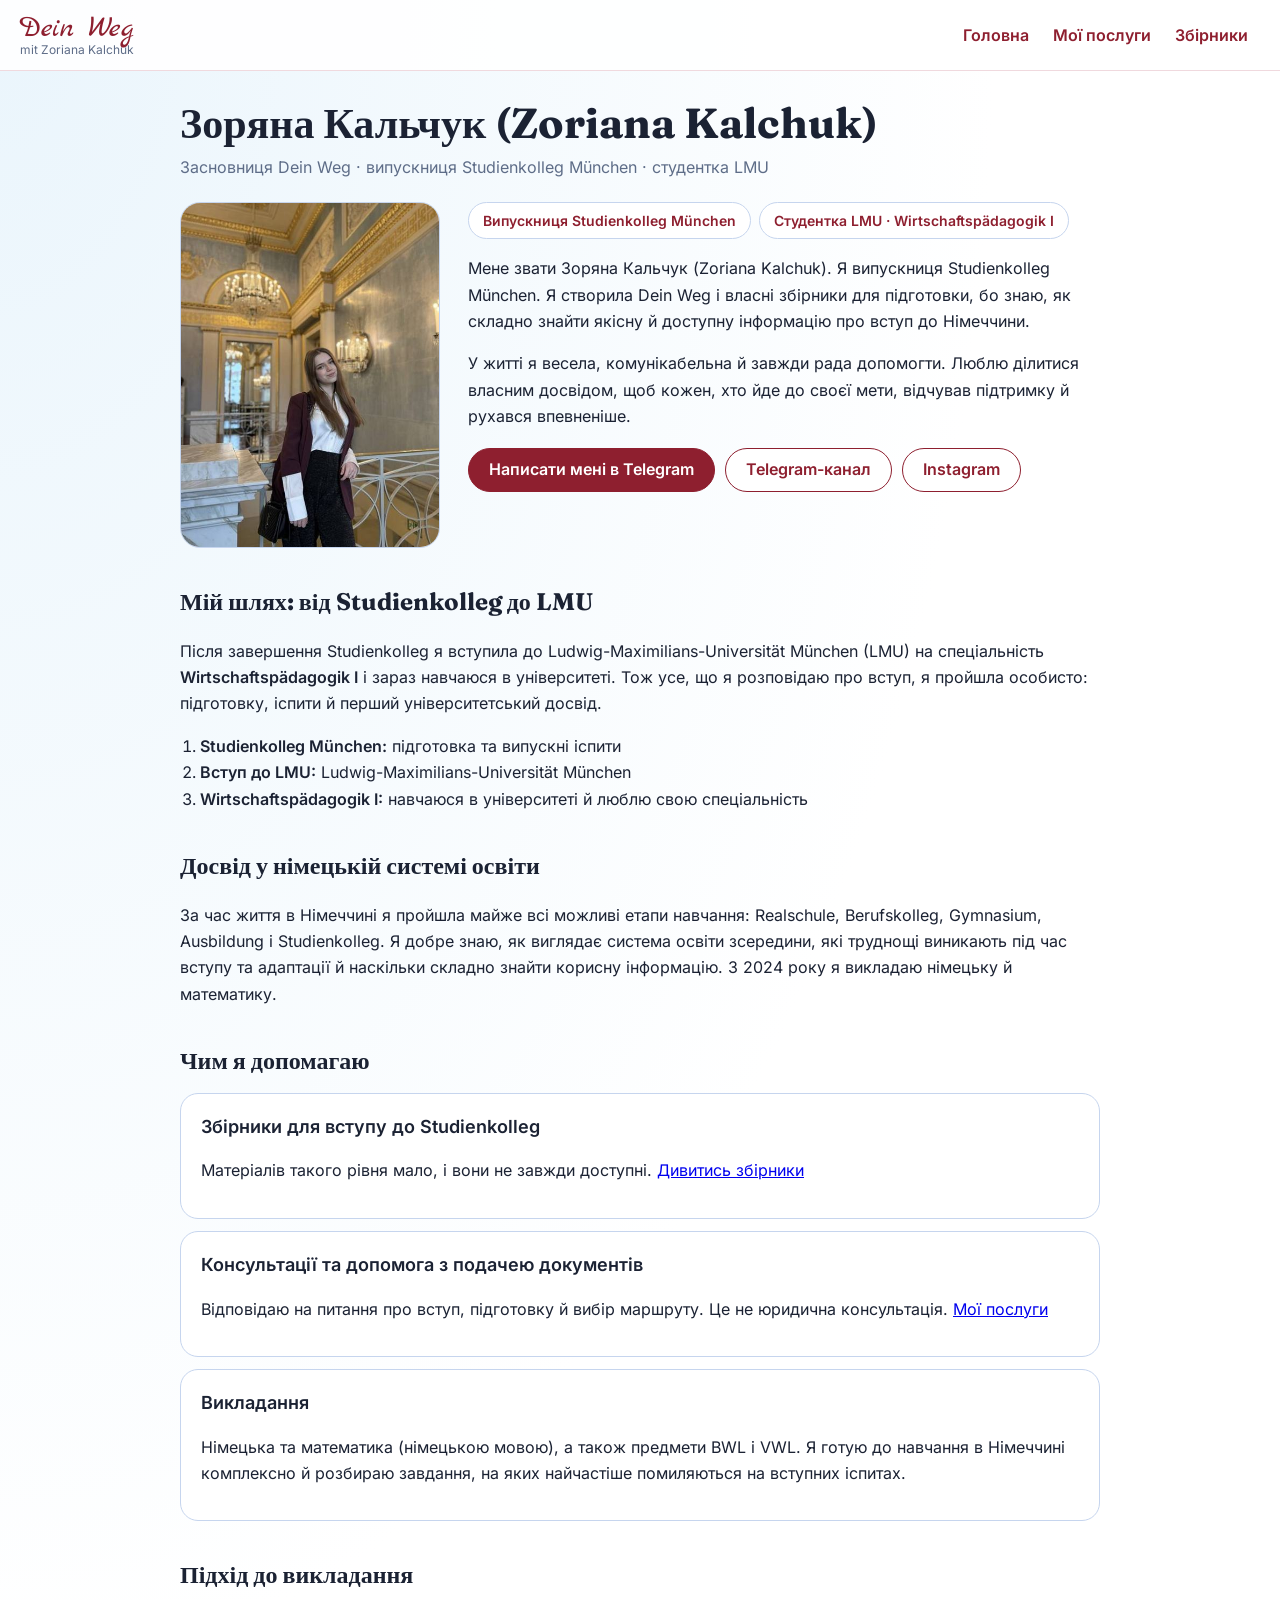
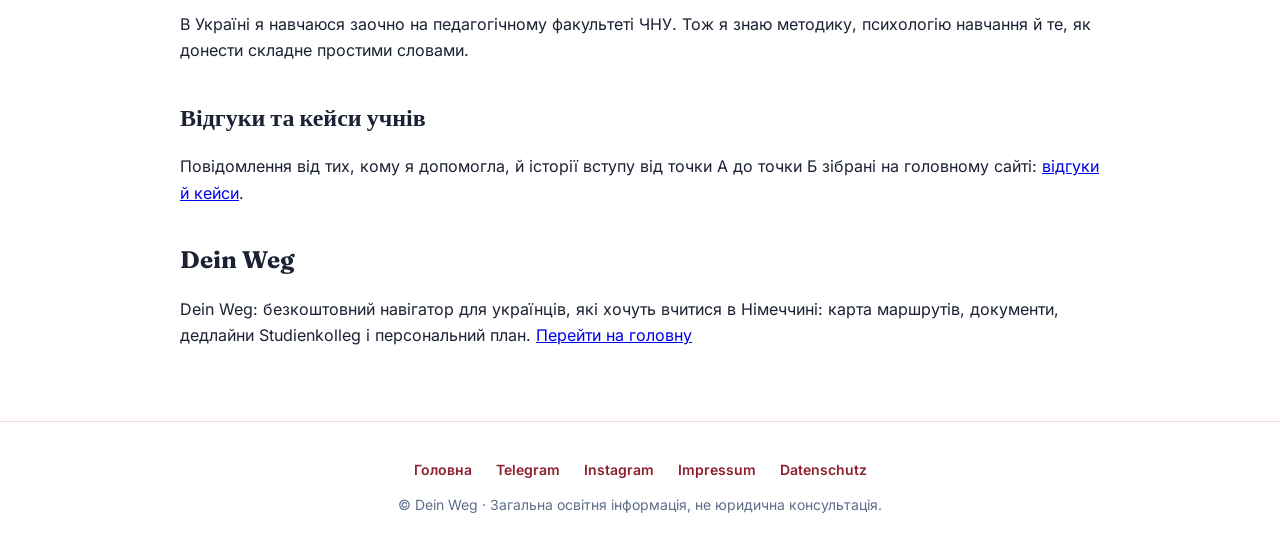
<file: zoriana-kalchuk/index.html>
<!doctype html>
<html lang="uk">
<head>
<meta charset="utf-8">
<meta name="viewport" content="width=device-width,initial-scale=1">
<title>Зоряна Кальчук (Zoriana Kalchuk): засновниця Dein Weg, випускниця Studienkolleg München</title>
<meta name="description" content="Зоряна Кальчук (Zoriana Kalchuk): випускниця Studienkolleg München, студентка LMU, авторка збірників для вступу до Studienkolleg і засновниця Dein Weg. Консультації та допомога з вступом до Німеччини.">
<meta name="theme-color" content="#8e1f2f">
<link rel="canonical" href="https://studienkolleg-mit-zoriana.com/zoriana-kalchuk/">
<meta property="og:type" content="profile">
<meta property="og:locale" content="uk_UA">
<meta property="og:site_name" content="Dein Weg">
<meta property="og:title" content="Зоряна Кальчук (Zoriana Kalchuk): засновниця Dein Weg, випускниця Studienkolleg München">
<meta property="og:description" content="Зоряна Кальчук (Zoriana Kalchuk): випускниця Studienkolleg München, студентка LMU, авторка збірників для вступу до Studienkolleg і засновниця Dein Weg. Консультації та допомога з вступом до Німеччини.">
<meta property="og:url" content="https://studienkolleg-mit-zoriana.com/zoriana-kalchuk/">
<meta property="og:image" content="https://studienkolleg-mit-zoriana.com/zoriana-kalchuk/zoriana.jpg">
<meta name="twitter:card" content="summary_large_image">
<link rel="icon" href="data:image/svg+xml,%3Csvg xmlns='http://www.w3.org/2000/svg' viewBox='0 0 64 64'%3E%3Crect width='64' height='64' rx='14' fill='%238e1f2f'/%3E%3Cpath d='M32 10l5 17 17 5-17 5-5 17-5-17-17-5 17-5z' fill='%23fff'/%3E%3C/svg%3E">
<script type="application/ld+json">{"@context": "https://schema.org", "@type": "Person", "@id": "https://studienkolleg-mit-zoriana.com/zoriana-kalchuk/#person", "name": "Zoriana Kalchuk", "alternateName": ["Зоряна Кальчук", "Zoriana Kalchuk"], "url": "https://studienkolleg-mit-zoriana.com/zoriana-kalchuk/", "image": "https://studienkolleg-mit-zoriana.com/zoriana-kalchuk/zoriana.jpg", "jobTitle": "Засновниця Dein Weg, репетиторка німецької та математики", "description": "Випускниця Studienkolleg München, студентка LMU (Wirtschaftspädagogik I), авторка збірників для підготовки до Studienkolleg і засновниця проєкту Dein Weg.", "alumniOf": [{"@type": "EducationalOrganization", "name": "Studienkolleg München"}], "worksFor": {"@type": "Organization", "name": "Dein Weg", "url": "https://studienkolleg-mit-zoriana.com/"}, "knowsAbout": ["Studienkolleg", "вступ до німецьких університетів", "uni-assist", "Ausbildung", "Duales Studium"], "sameAs": ["https://t.me/zoriana_studienkolleg", "https://t.me/stk_zoriana", "https://www.instagram.com/stk.zoriana"]}</script>
<style>
@font-face{font-family:'Inter';font-style:normal;font-weight:400;font-display:swap;src:url([data-uri]) format('woff2');unicode-range:U+0301,U+0400-045F,U+0490-0491,U+04B0-04B1,U+2116;}
@font-face{font-family:'Inter';font-style:normal;font-weight:400;font-display:swap;src:url([data-uri]) format('woff2');unicode-range:U+0000-00FF,U+0131,U+0152-0153,U+02BB-02BC,U+02C6,U+02DA,U+02DC,U+2000-206F,U+2074,U+20AC,U+2122,U+2191,U+2193,U+2212,U+2215,U+FEFF,U+FFFD;}
@font-face{font-family:'Inter';font-style:normal;font-weight:600;font-display:swap;src:url([data-uri]) format('woff2');unicode-range:U+0301,U+0400-045F,U+0490-0491,U+04B0-04B1,U+2116;}
@font-face{font-family:'Inter';font-style:normal;font-weight:600;font-display:swap;src:url([data-uri]) format('woff2');unicode-range:U+0000-00FF,U+0131,U+0152-0153,U+02BB-02BC,U+02C6,U+02DA,U+02DC,U+2000-206F,U+2074,U+20AC,U+2122,U+2191,U+2193,U+2212,U+2215,U+FEFF,U+FFFD;}
@font-face{font-family:'Marck Script';font-style:normal;font-weight:400;font-display:swap;src:url([data-uri]) format('woff2');unicode-range:U+0301,U+0400-045F,U+0490-0491,U+04B0-04B1,U+2116;}
@font-face{font-family:'Marck Script';font-style:normal;font-weight:400;font-display:swap;src:url([data-uri]) format('woff2');unicode-range:U+0000-00FF,U+0131,U+0152-0153,U+02BB-02BC,U+02C6,U+02DA,U+02DC,U+2000-206F,U+2074,U+20AC,U+2122,U+2191,U+2193,U+2212,U+2215,U+FEFF,U+FFFD;}
@font-face{font-family:'Fraunces';font-style:normal;font-weight:700;font-display:swap;src:url([data-uri]) format('woff2');unicode-range:U+0000-00FF,U+0131,U+0152-0153,U+02BB-02BC,U+02C6,U+02DA,U+02DC,U+2000-206F,U+2074,U+20AC,U+2122,U+2191,U+2193,U+2212,U+2215,U+FEFF,U+FFFD;}
:root{--ink:#1b2233;--muted:#5e6d88;--rose:#8e1f2f;--soft:#e9f0fc;--bg:#dfeaf9;--script:'Marck Script','Segoe Script',cursive;}
*{box-sizing:border-box}
html{-webkit-text-size-adjust:100%}
body{margin:0;font-family:'Inter',system-ui,sans-serif;color:var(--ink);line-height:1.65;background:radial-gradient(ellipse at top left,#eaf5fc 0%,#fff 55%);min-height:100vh}
header{background:rgba(255,255,255,.92);border-bottom:1px solid #f0d9de;padding:12px 20px;display:flex;align-items:center;justify-content:space-between;gap:12px;flex-wrap:wrap}
header a.brand{text-decoration:none;color:var(--rose);font-family:var(--script);font-size:30px;line-height:1}
header a.brand small{display:block;font-family:'Inter',sans-serif;font-size:12px;color:var(--muted)}
header nav a{color:var(--rose);font-weight:600;text-decoration:none;padding:10px 12px;display:inline-block;min-height:44px}
main{max-width:960px;margin:0 auto;padding:28px 20px 56px}
h1{font-family:'Fraunces',Georgia,serif;font-size:clamp(28px,5vw,42px);line-height:1.15;margin:0 0 6px}
h2{font-family:'Fraunces',Georgia,serif;font-size:24px;margin:34px 0 10px}
.sub{color:var(--muted);margin:0 0 22px}
.hero{display:grid;grid-template-columns:260px 1fr;gap:28px;align-items:start}
.hero img{width:100%;height:auto;border-radius:20px;border:1px solid #c6d5ee;display:block}
.creds{display:flex;flex-wrap:wrap;gap:8px;margin:0 0 14px;padding:0;list-style:none}
.creds li{background:#fff;border:1px solid #c6d5ee;border-radius:999px;padding:6px 14px;font-size:14px;font-weight:600;color:var(--rose)}
.btns{display:flex;flex-wrap:wrap;gap:10px;margin-top:18px}
.btn{display:inline-flex;align-items:center;min-height:44px;padding:0 20px;border-radius:999px;font-weight:600;text-decoration:none;border:1.5px solid var(--rose);color:var(--rose);background:#fff}
.btn.gold{background:var(--rose);color:#fff}
.card{background:#fff;border:1px solid #c6d5ee;border-radius:18px;padding:18px 20px;margin:12px 0}
.card h3{margin:0 0 6px;font-size:18px}
ol.path{padding-left:20px}
footer{text-align:center;color:var(--muted);font-size:14px;padding:24px 16px 36px;border-top:1px solid #f0d9de;background:rgba(255,255,255,.9)}
footer a{color:var(--rose);font-weight:600;text-decoration:none;display:inline-block;padding:12px 10px}
@media(max-width:700px){.hero{grid-template-columns:1fr}.hero img{max-width:280px}}
</style>
</head>
<body>
<header>
  <a class="brand" href="../">Dein Weg<small>mit Zoriana Kalchuk</small></a>
  <nav><a href="../">Головна</a><a href="../#pricing">Мої послуги</a><a href="../#books">Збірники</a></nav>
</header>
<main>
  <h1>Зоряна Кальчук (Zoriana Kalchuk)</h1>
  <p class="sub">Засновниця Dein Weg · випускниця Studienkolleg München · студентка LMU</p>
  <div class="hero">
    <img src="zoriana.jpg" alt="Зоряна Кальчук (Zoriana Kalchuk), засновниця Dein Weg" width="480" height="640">
    <div>
      <ul class="creds"><li>Випускниця Studienkolleg München</li><li>Студентка LMU · Wirtschaftspädagogik I</li></ul>
      <p>Мене звати Зоряна Кальчук (Zoriana Kalchuk). Я випускниця Studienkolleg München. Я створила Dein Weg і власні збірники для підготовки, бо знаю, як складно знайти якісну й доступну інформацію про вступ до Німеччини.</p>
      <p>У житті я весела, комунікабельна й завжди рада допомогти. Люблю ділитися власним досвідом, щоб кожен, хто йде до своєї мети, відчував підтримку й рухався впевненіше.</p>
      <div class="btns">
        <a class="btn gold" href="https://t.me/zoriana_studienkolleg" rel="noopener noreferrer" target="_blank">Написати мені в Telegram</a>
        <a class="btn" href="https://t.me/stk_zoriana" rel="noopener noreferrer" target="_blank">Telegram-канал</a>
        <a class="btn" href="https://www.instagram.com/stk.zoriana" rel="noopener noreferrer" target="_blank">Instagram</a>
      </div>
    </div>
  </div>

  <h2>Мій шлях: від Studienkolleg до LMU</h2>
  <p>Після завершення Studienkolleg я вступила до Ludwig-Maximilians-Universität München (LMU) на спеціальність <strong>Wirtschaftspädagogik I</strong> і зараз навчаюся в університеті. Тож усе, що я розповідаю про вступ, я пройшла особисто: підготовку, іспити й перший університетський досвід.</p>
  <ol class="path"><li><strong>Studienkolleg München:</strong> підготовка та випускні іспити</li><li><strong>Вступ до LMU:</strong> Ludwig-Maximilians-Universität München</li><li><strong>Wirtschaftspädagogik I:</strong> навчаюся в університеті й люблю свою спеціальність</li></ol>

  <h2>Досвід у німецькій системі освіти</h2>
  <p>За час життя в Німеччині я пройшла майже всі можливі етапи навчання: Realschule, Berufskolleg, Gymnasium, Ausbildung і Studienkolleg. Я добре знаю, як виглядає система освіти зсередини, які труднощі виникають під час вступу та адаптації й наскільки складно знайти корисну інформацію. З 2024 року я викладаю німецьку й математику.</p>

  <h2>Чим я допомагаю</h2>
  <div class="card"><h3>Збірники для вступу до Studienkolleg</h3><p>Матеріалів такого рівня мало, і вони не завжди доступні. <a href="../#books">Дивитись збірники</a></p></div>
  <div class="card"><h3>Консультації та допомога з подачею документів</h3><p>Відповідаю на питання про вступ, підготовку й вибір маршруту. Це не юридична консультація. <a href="../#pricing">Мої послуги</a></p></div>
  <div class="card"><h3>Викладання</h3><p>Німецька та математика (німецькою мовою), а також предмети BWL і VWL. Я готую до навчання в Німеччині комплексно й розбираю завдання, на яких найчастіше помиляються на вступних іспитах.</p></div>

  <h2>Підхід до викладання</h2>
  <p>В Україні я навчаюся заочно на педагогічному факультеті ЧНУ. Тож я знаю методику, психологію навчання й те, як донести складне простими словами.</p>

  <h2>Відгуки та кейси учнів</h2>
  <p>Повідомлення від тих, кому я допомогла, й історії вступу від точки А до точки Б зібрані на головному сайті: <a href="../#pricing">відгуки й кейси</a>.</p>

  <h2>Dein Weg</h2>
  <p>Dein Weg: безкоштовний навігатор для українців, які хочуть вчитися в Німеччині: карта маршрутів, документи, дедлайни Studienkolleg і персональний план. <a href="../">Перейти на головну</a></p>
</main>
<footer>
  <a href="../">Головна</a> <a href="https://t.me/zoriana_studienkolleg" target="_blank" rel="noopener noreferrer">Telegram</a> <a href="https://www.instagram.com/stk.zoriana" target="_blank" rel="noopener noreferrer">Instagram</a> <a href="../#impressum">Impressum</a> <a href="../#privacy">Datenschutz</a>
  <div>© Dein Weg · Загальна освітня інформація, не юридична консультація.</div>
</footer>
</body>
</html>
</file>
